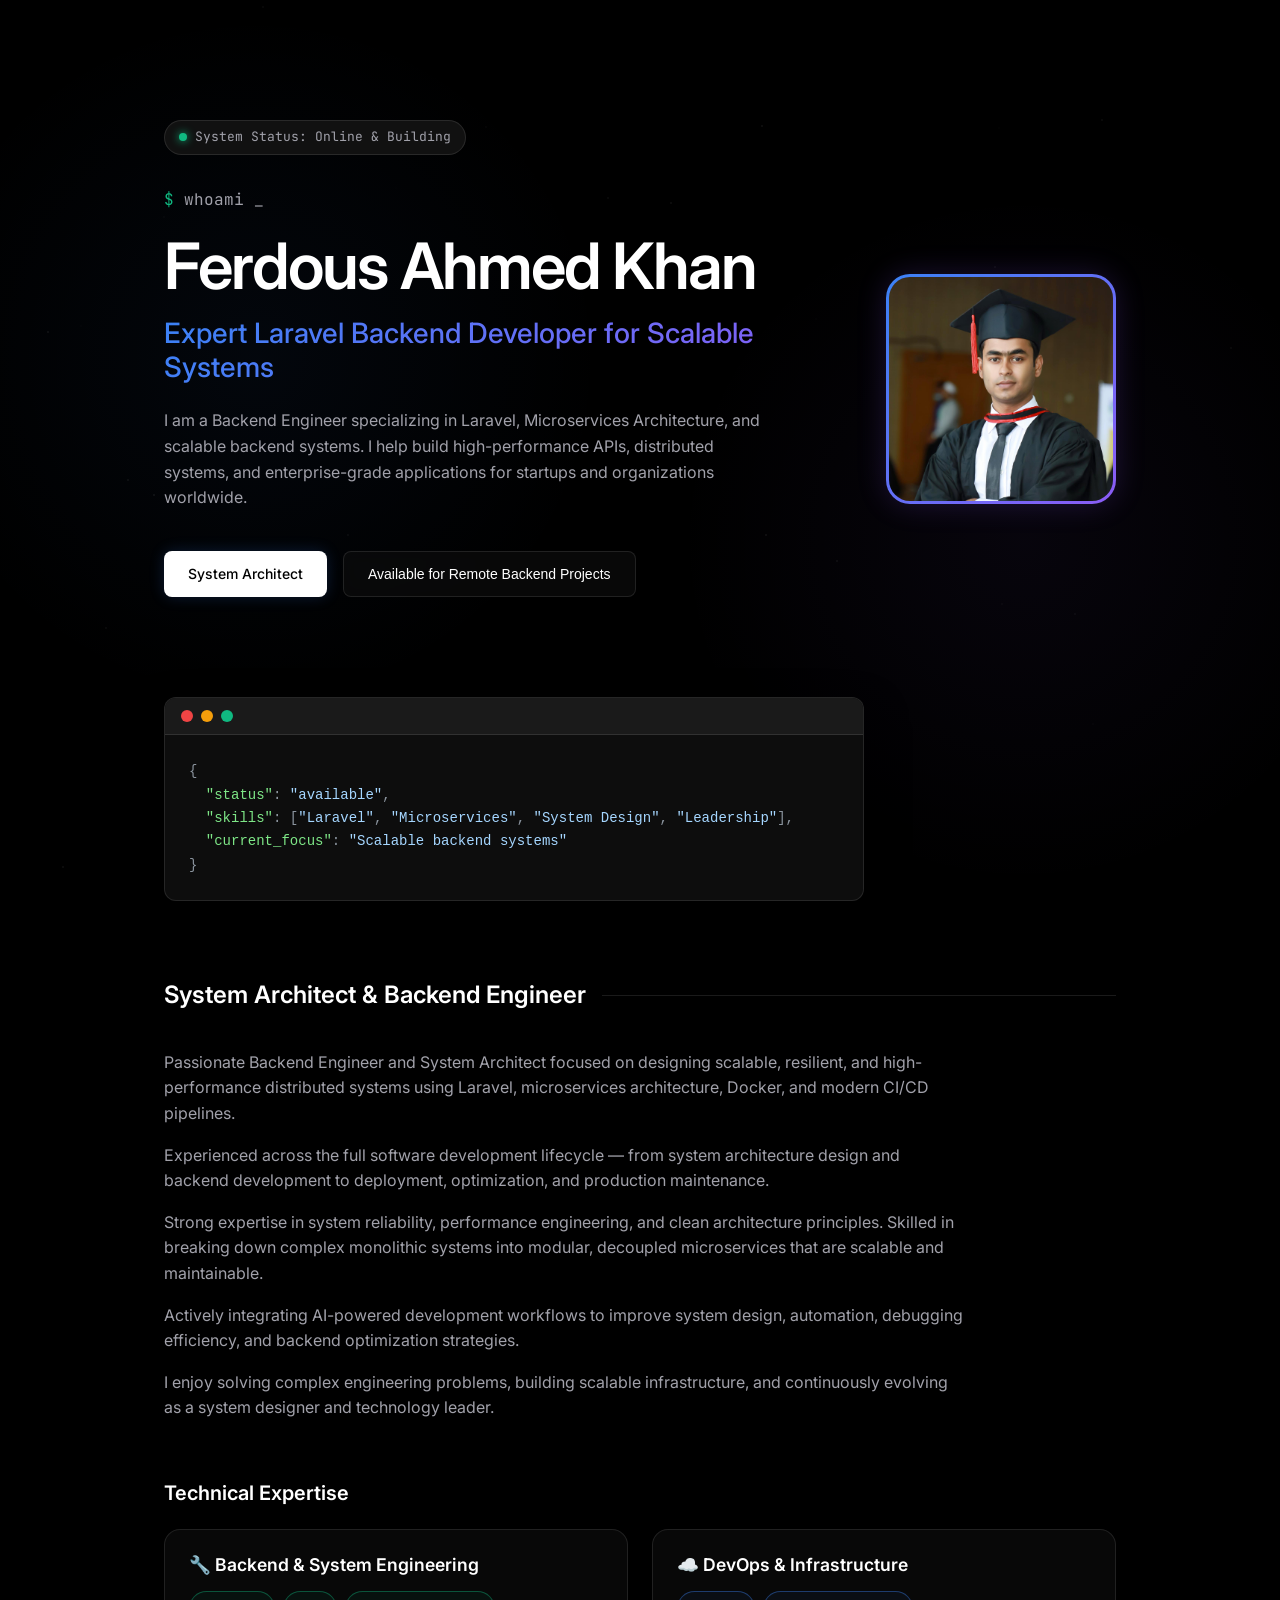
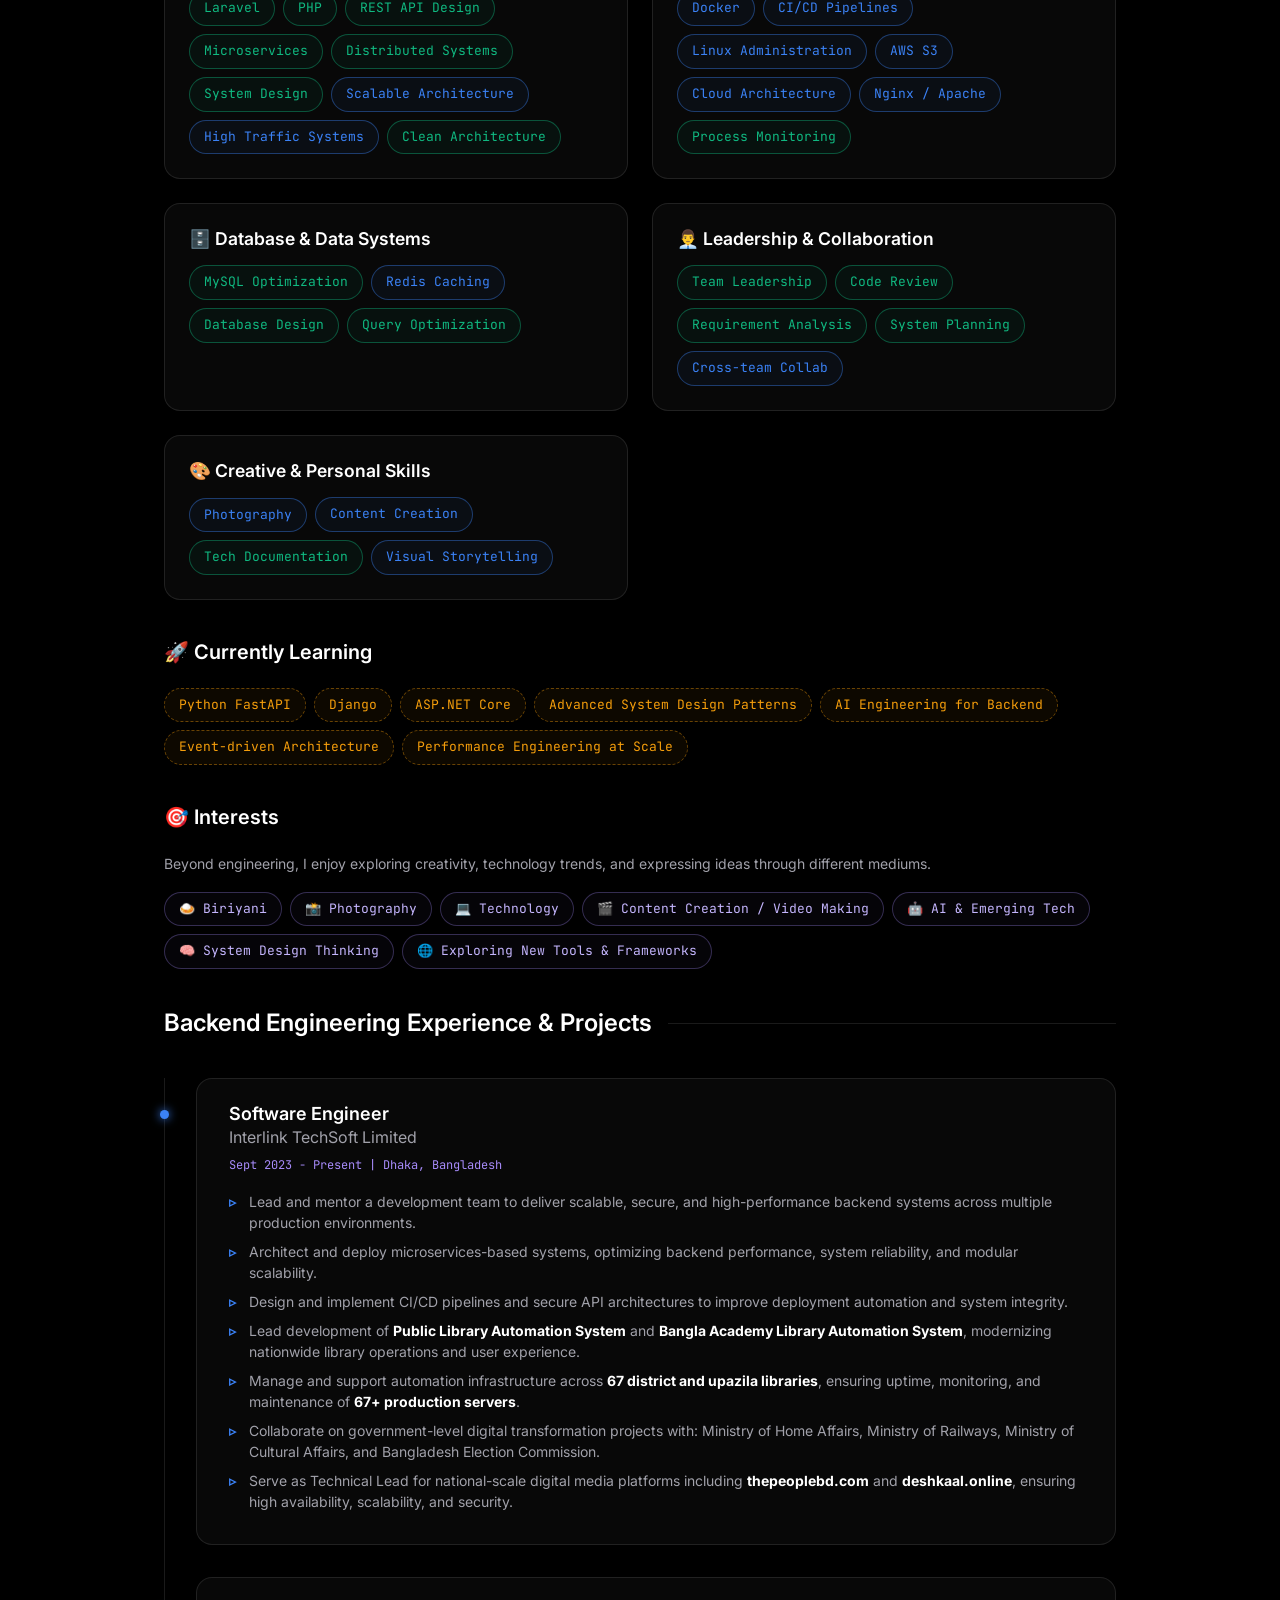
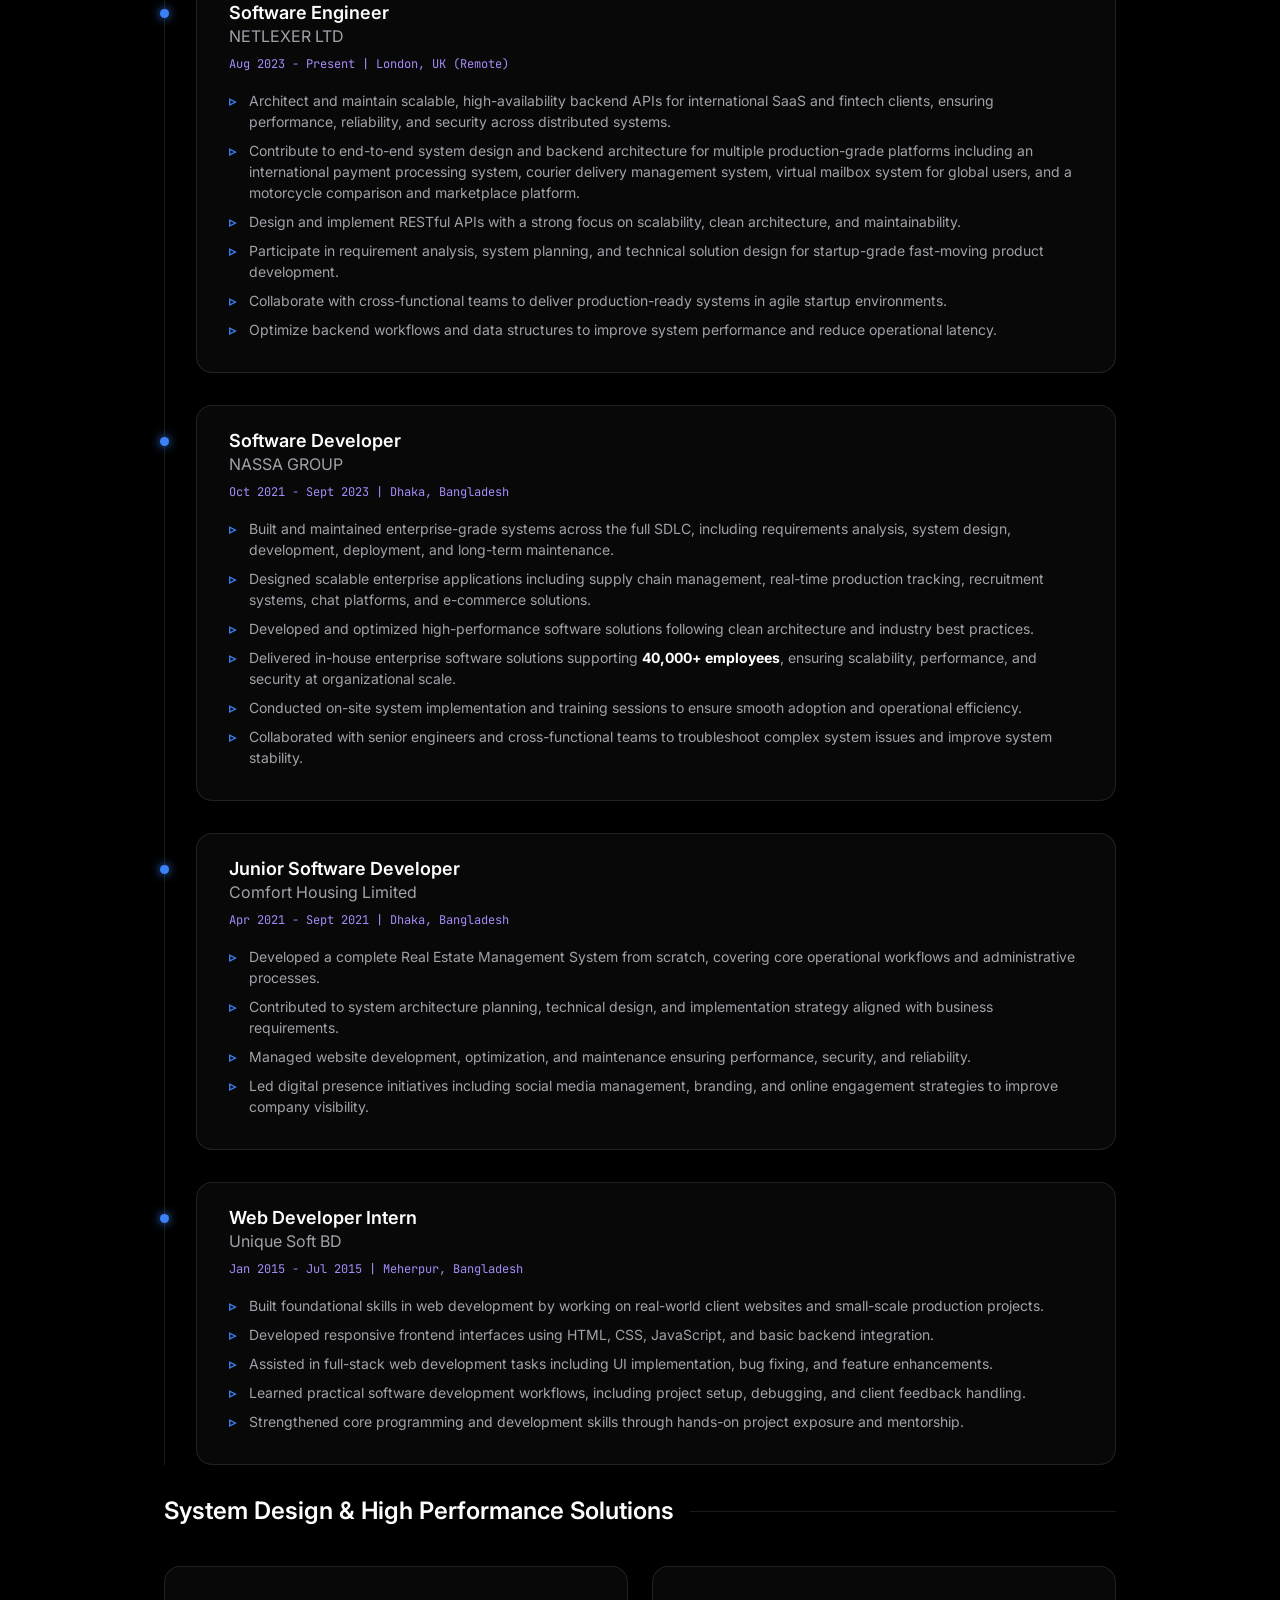
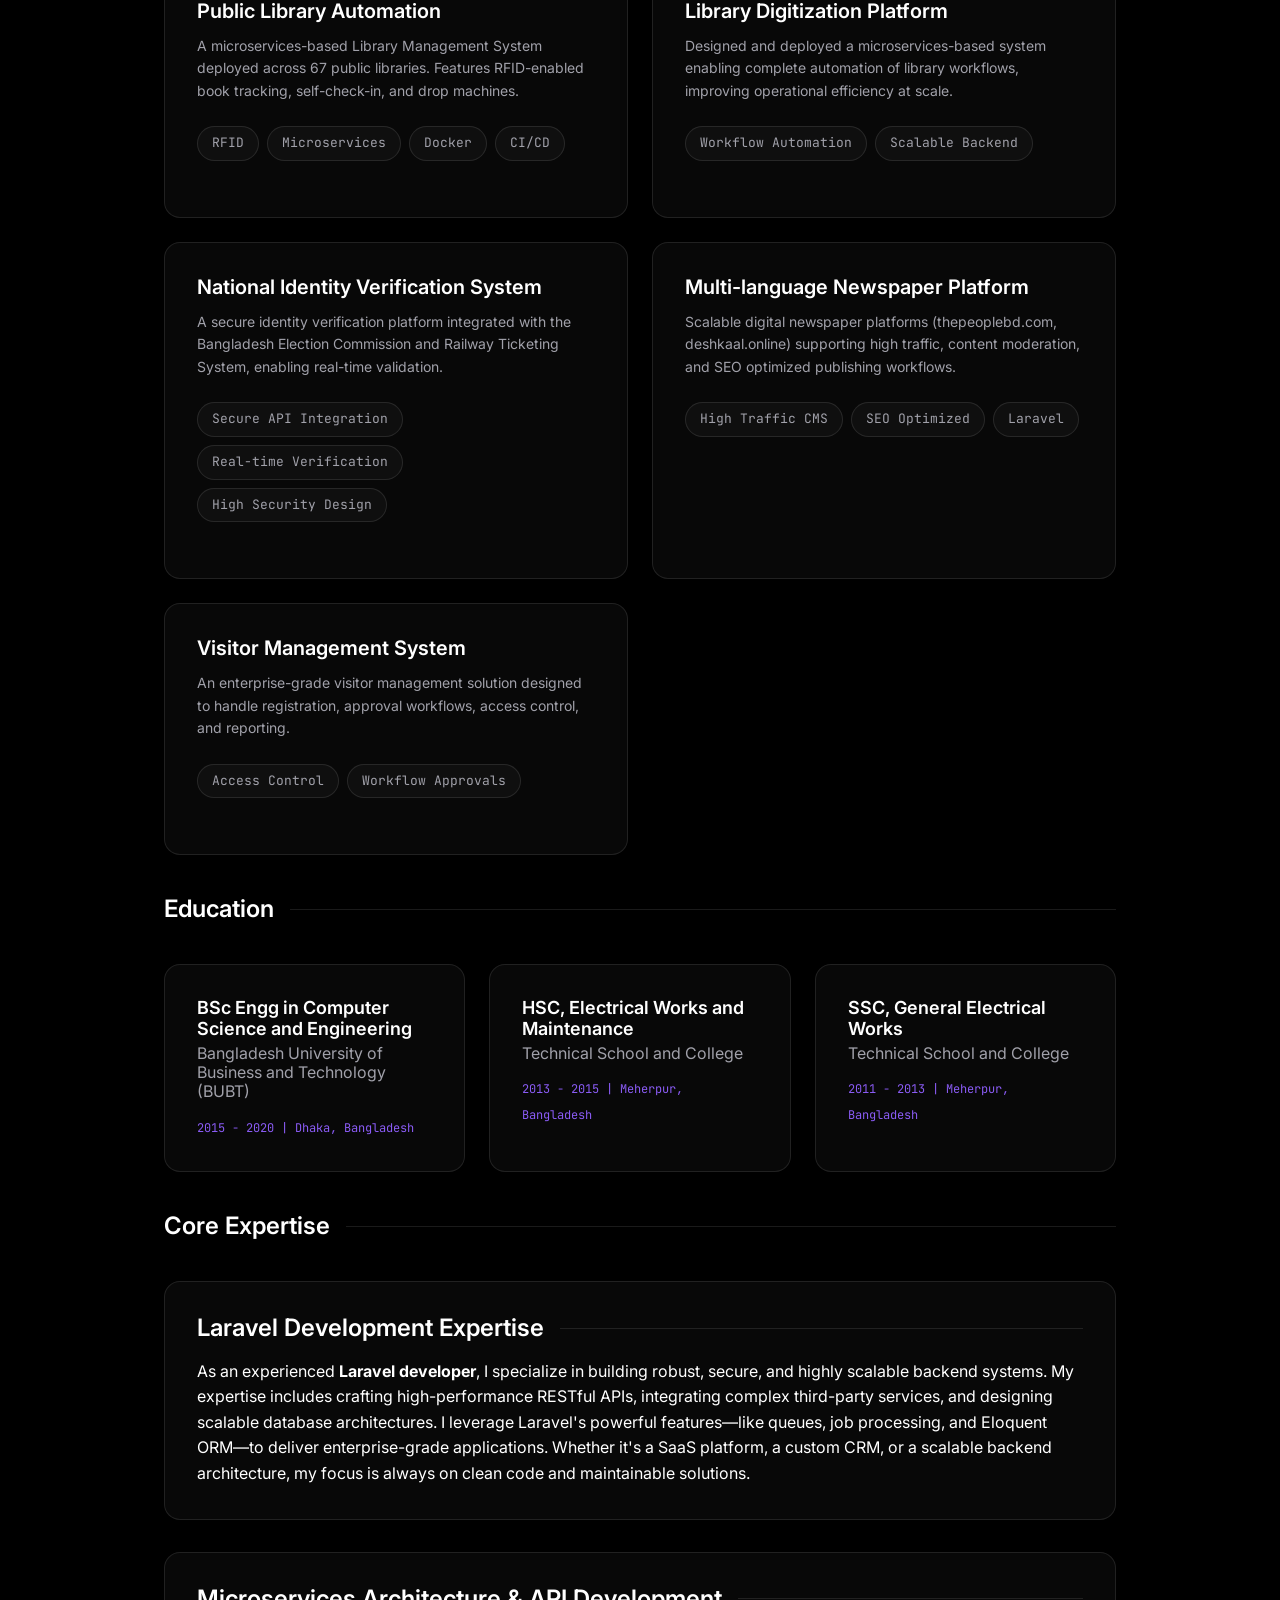
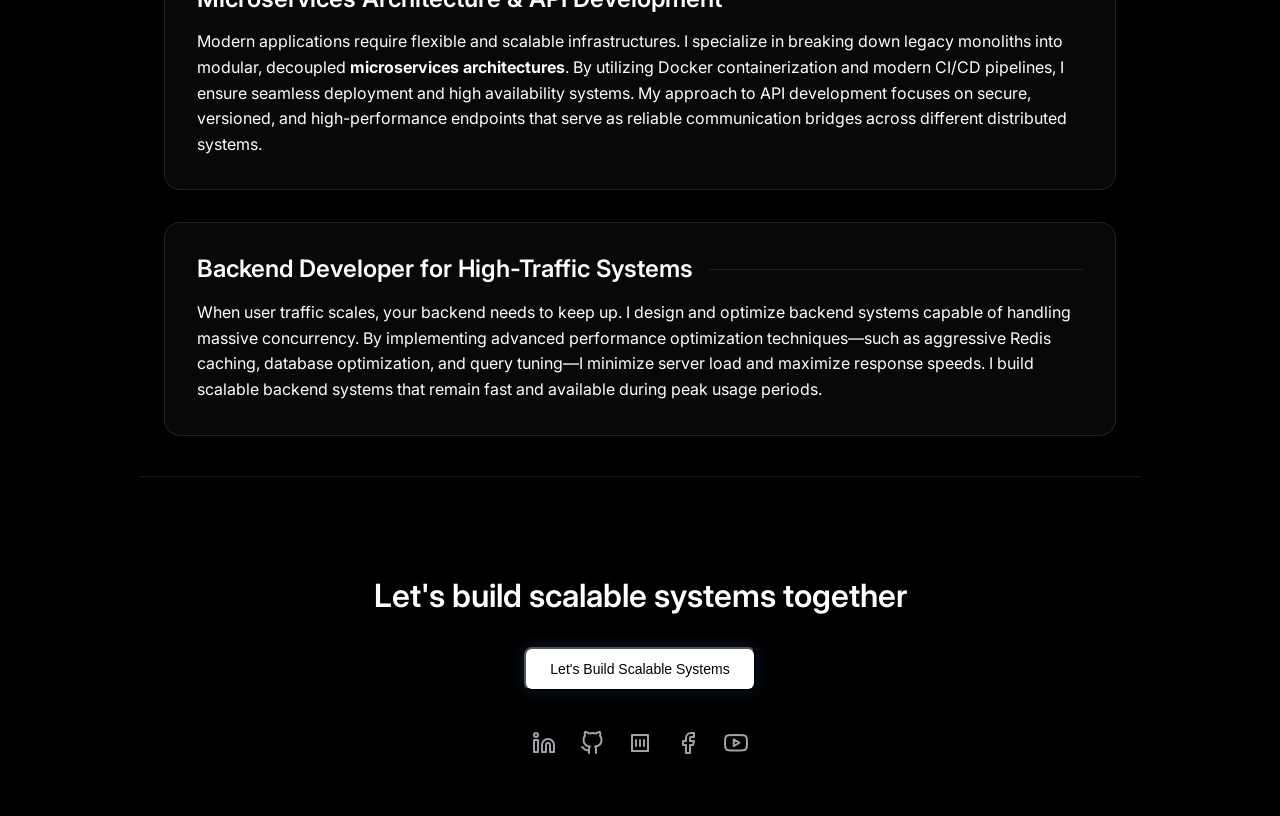
<file: index.html>
<!DOCTYPE html>
<html lang="en">

<head>
  <meta charset="UTF-8">
  <meta name="viewport" content="width=device-width, initial-scale=1.0">
  <!-- SEO Meta Tags -->
  <title>Ferdous Ahmed Khan | Backend Engineer & Laravel Developer</title>
  <meta name="description"
    content="Expert Laravel Developer & Backend Engineer specializing in Microservices, API Development, and Scalable Backend Systems. Available for remote backend projects.">
  <meta name="keywords"
    content="Laravel Developer, Backend Engineer, Microservices Developer, PHP Backend Developer, System Design Engineer, Remote Laravel Developer, API Developer Laravel, Backend Developer for Scalable Systems">
  <meta name="author" content="Ferdous Ahmed Khan">

  <!-- Open Graph / Facebook -->
  <meta property="og:type" content="website">
  <meta property="og:title" content="Ferdous Ahmed Khan — Backend Engineer & Laravel Developer">
  <meta property="og:description"
    content="Expert Laravel Developer & Backend Engineer specializing in Microservices, API Development, and Scalable Backend Systems.">
  <meta property="og:image" content="https://ferdous-ahmed-khan.github.io/images/ferdous-ahmed-khan.jpg">

  <!-- Twitter -->
  <meta name="twitter:card" content="summary_large_image">
  <meta name="twitter:title" content="Ferdous Ahmed Khan — Backend Engineer & Laravel Developer">
  <meta name="twitter:description"
    content="Expert Laravel Developer & Backend Engineer specializing in Microservices, API Development, and Scalable Backend Systems.">
  <meta name="twitter:image" content="https://ferdous-ahmed-khan.github.io/images/ferdous-ahmed-khan.jpg">

  <!-- Fonts & Styles -->
  <link rel="preconnect" href="https://fonts.googleapis.com">
  <link rel="preconnect" href="https://fonts.gstatic.com" crossorigin>
  <link
    href="https://fonts.googleapis.com/css2?family=Inter:wght@300;400;500;600;700&family=JetBrains+Mono:wght@400;500&display=swap"
    rel="stylesheet">
  <link rel="stylesheet" href="css/main.css">

  <!-- Structured Data (JSON-LD) -->
  <script type="application/ld+json">
  {
    "@context": "https://schema.org",
    "@type": "Person",
    "name": "Ferdous Ahmed Khan",
    "jobTitle": "Backend Engineer",
    "description": "Backend Engineer specializing in Laravel, Microservices, System Design, and scalable backend architecture.",
    "url": "https://ferdous-ahmed-khan.github.io",
    "image": "https://ferdous-ahmed-khan.github.io/images/ferdous-ahmed-khan.jpg",
    "email": "ferdousahmed.k@gmail.com",
    "homeLocation": {
      "@type": "Place",
      "name": "Dhaka, Bangladesh"
    },
    "sameAs": [
      "https://github.com/ferdous-ahmed-khan",
      "https://linkedin.com/in/ferdousahmedkhan/",
      "https://medium.com/@ferdous-ahmed-khan",
      "https://www.youtube.com/@FerdousAhmedKhan",
      "https://www.facebook.com/ferdous.ahmmed.khan"
    ],
    "worksFor": [
      {
        "@type": "Organization",
        "name": "Interlink TechSoft Limited"
      },
      {
        "@type": "Organization",
        "name": "NETLEXER LTD"
      }
    ],
    "alumniOf": [
      {
        "@type": "CollegeOrUniversity",
        "name": "Bangladesh University of Business and Technology (BUBT)"
      }
    ],
    "knowsAbout": [
      "Backend Engineering",
      "Laravel",
      "Microservices",
      "System Architecture",
      "Docker",
      "PHP"
    ]
  }
  </script>
</head>

<body>

  <!-- Theme Toggle -->
  <button class="theme-toggle" onclick="toggleTheme()" aria-label="Toggle Theme">
    <svg class="moon-icon" xmlns="http://www.w3.org/2000/svg" width="20" height="20" viewBox="0 0 24 24" fill="none"
      stroke="currentColor" stroke-width="2" stroke-linecap="round" stroke-linejoin="round">
      <path d="M21 12.79A9 9 0 1 1 11.21 3 7 7 0 0 0 21 12.79z"></path>
    </svg>
    <svg class="sun-icon" xmlns="http://www.w3.org/2000/svg" width="20" height="20" viewBox="0 0 24 24" fill="none"
      stroke="currentColor" stroke-width="2" stroke-linecap="round" stroke-linejoin="round">
      <circle cx="12" cy="12" r="5"></circle>
      <line x1="12" y1="1" x2="12" y2="3"></line>
      <line x1="12" y1="21" x2="12" y2="23"></line>
      <line x1="4.22" y1="4.22" x2="5.64" y2="5.64"></line>
      <line x1="18.36" y1="18.36" x2="19.78" y2="19.78"></line>
      <line x1="1" y1="12" x2="3" y2="12"></line>
      <line x1="21" y1="12" x2="23" y2="12"></line>
      <line x1="4.22" y1="19.78" x2="5.64" y2="18.36"></line>
      <line x1="18.36" y1="5.64" x2="19.78" y2="4.22"></line>
    </svg>
  </button>

  <!-- Background Nodes Animation -->
  <div class="bg-nodes" id="bg-nodes"></div>

  <main>
    <!-- Hero Section -->
    <header class="hero container">
      <div class="hero-split">
        <div class="hero-content">
          <div class="status-widget">
            <div class="status-dot"></div>
            System Status: Online & Building
          </div>

          <div class="terminal-text">
            <span>$</span> whoami <span class="cursor">_</span>
          </div>

          <h1>Ferdous Ahmed Khan</h1>
          <h2 class="gradient-text">Expert Laravel Backend Developer for Scalable Systems</h2>

          <p>I am a Backend Engineer specializing in Laravel, Microservices Architecture, and scalable backend systems.
            I help build high-performance APIs, distributed systems, and enterprise-grade applications for startups and
            organizations worldwide.</p>

          <div class="cta-group">
            <a href="#projects" class="btn primary">System Architect</a>
            <button onclick="openContactModal()" class="btn secondary">Available for Remote Backend Projects</button>
          </div>
        </div>

        <div class="hero-image-wrapper">
          <img src="images/ferdous-ahmed-khan.jpg" alt="Ferdous Ahmed Khan" class="profile-image">
        </div>
      </div>

      <div class="code-window">
        <div class="window-header">
          <span class="dot red"></span>
          <span class="dot yellow"></span>
          <span class="dot green"></span>
        </div>
        <pre><code><span class="punctuation">{</span>
  <span class="key">"status"</span><span class="punctuation">:</span> <span class="string">"available"</span><span class="punctuation">,</span>
  <span class="key">"skills"</span><span class="punctuation">:</span> <span class="punctuation">[</span><span class="string">"Laravel"</span><span class="punctuation">,</span> <span class="string">"Microservices"</span><span class="punctuation">,</span> <span class="string">"System Design"</span><span class="punctuation">,</span> <span class="string">"Leadership"</span><span class="punctuation">]</span><span class="punctuation">,</span>
  <span class="key">"current_focus"</span><span class="punctuation">:</span> <span class="string">"Scalable backend systems"</span>
<span class="punctuation">}</span></code></pre>
      </div>
    </header>

    <!-- About Section -->
    <section id="about" class="container">
      <h2 class="section-title">System Architect & Backend Engineer</h2>

      <div class="bio-full">
        <p>Passionate Backend Engineer and System Architect focused on designing scalable, resilient, and
          high-performance distributed systems using Laravel, microservices architecture, Docker, and modern CI/CD
          pipelines.</p>
        <p>Experienced across the full software development lifecycle — from system architecture design and backend
          development to deployment, optimization, and production maintenance.</p>
        <p>Strong expertise in system reliability, performance engineering, and clean architecture principles. Skilled
          in breaking down complex monolithic systems into modular, decoupled microservices that are scalable and
          maintainable.</p>
        <p>Actively integrating AI-powered development workflows to improve system design, automation, debugging
          efficiency, and backend optimization strategies.</p>
        <p>I enjoy solving complex engineering problems, building scalable infrastructure, and continuously evolving as
          a system designer and technology leader.</p>
      </div>

      <h3 class="subsection-title">Technical Expertise</h3>
      <div class="skills-grid">



        <div class="skill-category glass-card">
          <h4>🔧 Backend & System Engineering</h4>
          <div class="tags">
            <span class="badge expert">Laravel</span>
            <span class="badge expert">PHP</span>
            <span class="badge expert">REST API Design</span>
            <span class="badge expert">Microservices</span>
            <span class="badge expert">Distributed Systems</span>
            <span class="badge expert">System Design</span>
            <span class="badge advanced">Scalable Architecture</span>
            <span class="badge advanced">High Traffic Systems</span>
            <span class="badge expert">Clean Architecture</span>
          </div>
        </div>

        <div class="skill-category glass-card">
          <h4>☁️ DevOps & Infrastructure</h4>
          <div class="tags">
            <span class="badge advanced">Docker</span>
            <span class="badge advanced">CI/CD Pipelines</span>
            <span class="badge advanced">Linux Administration</span>
            <span class="badge advanced">AWS S3</span>
            <span class="badge advanced">Cloud Architecture</span>
            <span class="badge advanced">Nginx / Apache</span>
            <span class="badge expert">Process Monitoring</span>
          </div>
        </div>

        <div class="skill-category glass-card">
          <h4>🗄️ Database & Data Systems</h4>
          <div class="tags">
            <span class="badge expert">MySQL Optimization</span>
            <span class="badge advanced">Redis Caching</span>
            <span class="badge expert">Database Design</span>
            <span class="badge expert">Query Optimization</span>
          </div>
        </div>

        <div class="skill-category glass-card">
          <h4>👨‍💼 Leadership & Collaboration</h4>
          <div class="tags">
            <span class="badge expert">Team Leadership</span>
            <span class="badge expert">Code Review</span>
            <span class="badge expert">Requirement Analysis</span>
            <span class="badge expert">System Planning</span>
            <span class="badge advanced">Cross-team Collab</span>
          </div>
        </div>

        <div class="skill-category glass-card">
          <h4>🎨 Creative & Personal Skills</h4>
          <div class="tags">
            <span class="badge advanced">Photography</span>
            <span class="badge advanced">Content Creation</span>
            <span class="badge expert">Tech Documentation</span>
            <span class="badge advanced">Visual Storytelling</span>
          </div>
        </div>

      </div>

      <h3 class="subsection-title">🚀 Currently Learning</h3>
      <div class="tags learning-tags">
        <span class="badge learning">Python FastAPI</span>
        <span class="badge learning">Django</span>
        <span class="badge learning">ASP.NET Core</span>
        <span class="badge learning">Advanced System Design Patterns</span>
        <span class="badge learning">AI Engineering for Backend</span>
        <span class="badge learning">Event-driven Architecture</span>
        <span class="badge learning">Performance Engineering at Scale</span>
      </div>

      <h3 class="subsection-title">🎯 Interests</h3>
      <p style="color: var(--text-secondary); margin-bottom: 16px; font-size: 14px;">
        Beyond engineering, I enjoy exploring creativity, technology trends, and expressing ideas through different
        mediums.
      </p>
      <div class="tags interests-tags">
        <span class="badge interest">🍛 Biriyani</span>
        <span class="badge interest">📸 Photography</span>
        <span class="badge interest">💻 Technology</span>
        <span class="badge interest">🎬 Content Creation / Video Making</span>
        <span class="badge interest">🤖 AI & Emerging Tech</span>
        <span class="badge interest">🧠 System Design Thinking</span>
        <span class="badge interest">🌐 Exploring New Tools & Frameworks</span>
      </div>
    </section>


    <!-- Experience Section -->
    <section id="experience" class="container">
      <h2 class="section-title">Backend Engineering Experience & Projects</h2>
      <div class="timeline">

        <div class="timeline-item">
          <div class="timeline-dot"></div>
          <div class="timeline-content glass-card">
            <h3>Software Engineer</h3>
            <h4>Interlink TechSoft Limited</h4>
            <span class="date">Sept 2023 - Present | Dhaka, Bangladesh</span>
            <ul>
              <li>Lead and mentor a development team to deliver scalable, secure, and high-performance backend systems
                across multiple production environments.</li>
              <li>Architect and deploy microservices-based systems, optimizing backend performance, system reliability,
                and modular scalability.</li>
              <li>Design and implement CI/CD pipelines and secure API architectures to improve deployment automation and
                system integrity.</li>
              <li>Lead development of <strong>Public Library Automation System</strong> and <strong>Bangla Academy
                  Library Automation System</strong>, modernizing nationwide library operations and user experience.
              </li>
              <li>Manage and support automation infrastructure across <strong>67 district and upazila
                  libraries</strong>, ensuring uptime, monitoring, and maintenance of <strong>67+ production
                  servers</strong>.</li>
              <li>Collaborate on government-level digital transformation projects with: Ministry of Home Affairs,
                Ministry of Railways, Ministry of Cultural Affairs, and Bangladesh Election Commission.</li>
              <li>Serve as Technical Lead for national-scale digital media platforms including
                <strong>thepeoplebd.com</strong> and <strong>deshkaal.online</strong>, ensuring high availability,
                scalability, and security.
              </li>
            </ul>
          </div>
        </div>

        <div class="timeline-item">
          <div class="timeline-dot"></div>
          <div class="timeline-content glass-card">
            <h3>Software Engineer</h3>
            <h4>NETLEXER LTD</h4>
            <span class="date">Aug 2023 - Present | London, UK (Remote)</span>
            <ul>
              <li>Architect and maintain scalable, high-availability backend APIs for international SaaS and fintech
                clients, ensuring performance, reliability, and security across distributed systems.</li>
              <li>Contribute to end-to-end system design and backend architecture for multiple production-grade
                platforms including an international payment processing system, courier delivery management system,
                virtual mailbox system for global users, and a motorcycle comparison and marketplace platform.</li>
              <li>Design and implement RESTful APIs with a strong focus on scalability, clean architecture, and
                maintainability.</li>
              <li>Participate in requirement analysis, system planning, and technical solution design for startup-grade
                fast-moving product development.</li>
              <li>Collaborate with cross-functional teams to deliver production-ready systems in agile startup
                environments.</li>
              <li>Optimize backend workflows and data structures to improve system performance and reduce operational
                latency.</li>
            </ul>
          </div>
        </div>

        <div class="timeline-item">
          <div class="timeline-dot"></div>
          <div class="timeline-content glass-card">
            <h3>Software Developer</h3>
            <h4>NASSA GROUP</h4>
            <span class="date">Oct 2021 - Sept 2023 | Dhaka, Bangladesh</span>
            <ul>
              <li>Built and maintained enterprise-grade systems across the full SDLC, including requirements analysis,
                system design, development, deployment, and long-term maintenance.</li>
              <li>Designed scalable enterprise applications including supply chain management, real-time production
                tracking, recruitment systems, chat platforms, and e-commerce solutions.</li>
              <li>Developed and optimized high-performance software solutions following clean architecture and industry
                best practices.</li>
              <li>Delivered in-house enterprise software solutions supporting <strong>40,000+ employees</strong>,
                ensuring scalability, performance, and security at organizational scale.</li>
              <li>Conducted on-site system implementation and training sessions to ensure smooth adoption and
                operational efficiency.</li>
              <li>Collaborated with senior engineers and cross-functional teams to troubleshoot complex system issues
                and improve system stability.</li>
            </ul>
          </div>
        </div>

        <div class="timeline-item">
          <div class="timeline-dot"></div>
          <div class="timeline-content glass-card">
            <h3>Junior Software Developer</h3>
            <h4>Comfort Housing Limited</h4>
            <span class="date">Apr 2021 - Sept 2021 | Dhaka, Bangladesh</span>
            <ul>
              <li>Developed a complete Real Estate Management System from scratch, covering core operational workflows
                and administrative processes.</li>
              <li>Contributed to system architecture planning, technical design, and implementation strategy aligned
                with business requirements.</li>
              <li>Managed website development, optimization, and maintenance ensuring performance, security, and
                reliability.</li>
              <li>Led digital presence initiatives including social media management, branding, and online engagement
                strategies to improve company visibility.</li>
            </ul>
          </div>
        </div>



        <div class="timeline-item">
          <div class="timeline-dot"></div>
          <div class="timeline-content glass-card">
            <h3>Web Developer Intern</h3>
            <h4>Unique Soft BD</h4>
            <span class="date">Jan 2015 - Jul 2015 | Meherpur, Bangladesh</span>
            <ul>
              <li>Built foundational skills in web development by working on real-world client websites and small-scale
                production projects.</li>
              <li>Developed responsive frontend interfaces using HTML, CSS, JavaScript, and basic backend integration.
              </li>
              <li>Assisted in full-stack web development tasks including UI implementation, bug fixing, and feature
                enhancements.</li>
              <li>Learned practical software development workflows, including project setup, debugging, and client
                feedback handling.</li>
              <li>Strengthened core programming and development skills through hands-on project exposure and mentorship.
              </li>
            </ul>
          </div>
        </div>

      </div>
    </section>


    <!-- Projects Section -->
    <section id="projects" class="container fade-in-section">
      <h2 class="section-title">System Design & High Performance Solutions</h2>
      <div class="projects-grid">

        <div class="project-card glass-card">
          <h3>Public Library Automation</h3>
          <p>A microservices-based Library Management System deployed across 67 public libraries. Features RFID-enabled
            book tracking, self-check-in, and drop machines.</p>
          <div class="tags">
            <span class="badge">RFID</span>
            <span class="badge">Microservices</span>
            <span class="badge">Docker</span>
            <span class="badge">CI/CD</span>
          </div>
        </div>

        <div class="project-card glass-card">
          <h3>Library Digitization Platform</h3>
          <p>Designed and deployed a microservices-based system enabling complete automation of library workflows,
            improving operational efficiency at scale.</p>
          <div class="tags">
            <span class="badge">Workflow Automation</span>
            <span class="badge">Scalable Backend</span>
          </div>
        </div>

        <div class="project-card glass-card">
          <h3>National Identity Verification System</h3>
          <p>A secure identity verification platform integrated with the Bangladesh Election Commission and Railway
            Ticketing System, enabling real-time validation.</p>
          <div class="tags">
            <span class="badge">Secure API Integration</span>
            <span class="badge">Real-time Verification</span>
            <span class="badge">High Security Design</span>
          </div>
        </div>

        <div class="project-card glass-card">
          <h3>Multi-language Newspaper Platform</h3>
          <p>Scalable digital newspaper platforms (thepeoplebd.com, deshkaal.online) supporting high traffic, content
            moderation, and SEO optimized publishing workflows.</p>
          <div class="tags">
            <span class="badge">High Traffic CMS</span>
            <span class="badge">SEO Optimized</span>
            <span class="badge">Laravel</span>
          </div>
        </div>

        <div class="project-card glass-card">
          <h3>Visitor Management System</h3>
          <p>An enterprise-grade visitor management solution designed to handle registration, approval workflows, access
            control, and reporting.</p>
          <div class="tags">
            <span class="badge">Access Control</span>
            <span class="badge">Workflow Approvals</span>
          </div>
        </div>

      </div>
    </section>

    <!-- Education Section -->
    <section id="education" class="container fade-in-section">
      <h2 class="section-title">Education</h2>
      <div class="edu-grid">
        <div class="edu-card glass-card">
          <h3>BSc Engg in Computer Science and Engineering</h3>
          <h4>Bangladesh University of Business and Technology (BUBT)</h4>
          <span>2015 - 2020 | Dhaka, Bangladesh</span>
        </div>
        <div class="edu-card glass-card">
          <h3>HSC, Electrical Works and Maintenance</h3>
          <h4>Technical School and College</h4>
          <span>2013 - 2015 | Meherpur, Bangladesh</span>
        </div>
        <div class="edu-card glass-card">
          <h3>SSC, General Electrical Works</h3>
          <h4>Technical School and College</h4>
          <span>2011 - 2013 | Meherpur, Bangladesh</span>
        </div>
      </div>
    </section>

    <!-- Dedicated SEO Expertise Sections -->
    <section id="expertise" class="container fade-in-section">
      <h2 class="section-title">Core Expertise</h2>
      <div class="seo-blocks">
        <div class="seo-block glass-card" style="margin-bottom: 2rem; padding: 2rem;">
          <h2 class="section-title" style="text-align: left; margin-bottom: 1rem;">Laravel Development Expertise</h2>
          <p>As an experienced <strong>Laravel developer</strong>, I specialize in building robust, secure, and highly
            scalable backend systems. My expertise includes crafting high-performance RESTful APIs, integrating complex
            third-party services, and designing scalable database architectures. I leverage Laravel's powerful
            features—like queues, job processing, and Eloquent ORM—to deliver enterprise-grade applications. Whether
            it's a SaaS platform, a custom CRM, or a scalable backend architecture, my focus is always on clean code and
            maintainable solutions.</p>
        </div>

        <div class="seo-block glass-card" style="margin-bottom: 2rem; padding: 2rem;">
          <h2 class="section-title" style="text-align: left; margin-bottom: 1rem;">Microservices Architecture & API
            Development</h2>
          <p>Modern applications require flexible and scalable infrastructures. I specialize in breaking down legacy
            monoliths into modular, decoupled <strong>microservices architectures</strong>. By utilizing Docker
            containerization and modern CI/CD pipelines, I ensure seamless deployment and high availability systems. My
            approach to API development focuses on secure, versioned, and high-performance endpoints that serve as
            reliable communication bridges across different distributed systems.</p>
        </div>

        <div class="seo-block glass-card" style="margin-bottom: 2rem; padding: 2rem;">
          <h2 class="section-title" style="text-align: left; margin-bottom: 1rem;">Backend Developer for High-Traffic
            Systems</h2>
          <p>When user traffic scales, your backend needs to keep up. I design and optimize backend systems capable of
            handling massive concurrency. By implementing advanced performance optimization techniques—such as
            aggressive Redis caching, database optimization, and query tuning—I minimize server load and maximize
            response speeds. I build scalable backend systems that remain fast and available during peak usage periods.
          </p>
        </div>
      </div>
    </section>

    <!-- Contact Section -->
    <footer id="contact" class="footer container fade-in-section">
      <h2>Let's build scalable systems together</h2>
      <button onclick="openContactModal()" class="btn primary">Let's Build Scalable Systems</button>

      <div class="social-links">
        <a href="https://www.linkedin.com/in/ferdousahmedkhan/" target="_blank" aria-label="LinkedIn">
          <svg width="24" height="24" viewBox="0 0 24 24" fill="none" stroke="currentColor" stroke-width="2"
            stroke-linecap="round" stroke-linejoin="round">
            <path d="M16 8a6 6 0 0 1 6 6v7h-4v-7a2 2 0 0 0-2-2 2 2 0 0 0-2 2v7h-4v-7a6 6 0 0 1 6-6z"></path>
            <rect x="2" y="9" width="4" height="12"></rect>
            <circle cx="4" cy="4" r="2"></circle>
          </svg>
        </a>
        <a href="https://github.com/ferdous-ahmed-khan" target="_blank" aria-label="GitHub">
          <svg width="24" height="24" viewBox="0 0 24 24" fill="none" stroke="currentColor" stroke-width="2"
            stroke-linecap="round" stroke-linejoin="round">
            <path
              d="M9 19c-5 1.5-5-2.5-7-3m14 6v-3.87a3.37 3.37 0 0 0-.94-2.61c3.14-.35 6.44-1.54 6.44-7A5.44 5.44 0 0 0 20 4.77 5.07 5.07 0 0 0 19.91 1S18.73.65 16 2.48a13.38 13.38 0 0 0-7 0C6.27.65 5.09 1 5.09 1A5.07 5.07 0 0 0 5 4.77a5.44 5.44 0 0 0-1.5 3.78c0 5.42 3.3 6.61 6.44 7A3.37 3.37 0 0 0 9 18.13V22">
            </path>
          </svg>
        </a>
        <a href="https://medium.com/@ferdous-ahmed-khan" target="_blank" aria-label="Medium">
          <svg width="24" height="24" viewBox="0 0 24 24" fill="none" stroke="currentColor" stroke-width="2"
            stroke-linecap="round" stroke-linejoin="round">
            <path d="M4 4h16v16H4z" />
            <path d="M8 9v6" />
            <path d="M16 9v6" />
            <path d="M12 9v6" />
          </svg>
        </a>
        <a href="https://www.facebook.com/ferdous.ahmmed.khan" target="_blank" aria-label="Facebook">
          <svg width="24" height="24" viewBox="0 0 24 24" fill="none" stroke="currentColor" stroke-width="2"
            stroke-linecap="round" stroke-linejoin="round">
            <path d="M18 2h-3a5 5 0 0 0-5 5v3H7v4h3v8h4v-8h3l1-4h-4V7a1 1 0 0 1 1-1h3z"></path>
          </svg>
        </a>
        <a href="https://www.youtube.com/@FerdousAhmedKhan" target="_blank" aria-label="YouTube">
          <svg width="24" height="24" viewBox="0 0 24 24" fill="none" stroke="currentColor" stroke-width="2"
            stroke-linecap="round" stroke-linejoin="round">
            <path
              d="M22.54 6.42a2.78 2.78 0 0 0-1.94-2C18.88 4 12 4 12 4s-6.88 0-8.6.46a2.78 2.78 0 0 0-1.94 2A29 29 0 0 0 1 11.75a29 29 0 0 0 .46 5.33 2.78 2.78 0 0 0 1.94 2c1.72.46 8.6.46 8.6.46s6.88 0 8.6-.46a2.78 2.78 0 0 0 1.94-2 29 29 0 0 0 .46-5.33 29 29 0 0 0-.46-5.33z">
            </path>
            <polygon points="9.75 15.02 15.5 11.75 9.75 8.48 9.75 15.02"></polygon>
          </svg>
        </a>
      </div>
    </footer>
  </main>

  <!-- Scroll to Top Button -->
  <button id="scrollTopBtn" onclick="scrollToTop()" aria-label="Scroll to top" class="scroll-top-btn">
    <svg xmlns="http://www.w3.org/2000/svg" width="24" height="24" viewBox="0 0 24 24" fill="none" stroke="currentColor"
      stroke-width="2" stroke-linecap="round" stroke-linejoin="round">
      <path d="M18 15l-6-6-6 6" />
    </svg>
  </button>

  <!-- Contact Modal -->
  <div id="contact-modal" class="modal-overlay">
    <div class="modal-content glass-card">
      <button class="modal-close" onclick="closeContactModal()">&times;</button>
      <h2>Let's connect</h2>
      <p>Reach out for collaborations, architecture discussions, or just a friendly chat.</p>

      <div class="contact-links">
        <div class="contact-item">
          <span>Email</span>
          <div class="email-box">
            <span id="email-text">ferdousahmed.k@gmail.com</span>
            <button onclick="copyEmail()">Copy</button>
          </div>
        </div>

        <div class="social-grid">
          <a href="https://www.linkedin.com/in/ferdousahmedkhan/" target="_blank" class="btn secondary">
            <svg width="18" height="18" viewBox="0 0 24 24" fill="none" stroke="currentColor" stroke-width="2"
              stroke-linecap="round" stroke-linejoin="round">
              <path d="M16 8a6 6 0 0 1 6 6v7h-4v-7a2 2 0 0 0-2-2 2 2 0 0 0-2 2v7h-4v-7a6 6 0 0 1 6-6z"></path>
              <rect x="2" y="9" width="4" height="12"></rect>
              <circle cx="4" cy="4" r="2"></circle>
            </svg>
            LinkedIn
          </a>
          <a href="https://github.com/ferdous-ahmed-khan" target="_blank" class="btn secondary">
            <svg width="18" height="18" viewBox="0 0 24 24" fill="none" stroke="currentColor" stroke-width="2"
              stroke-linecap="round" stroke-linejoin="round">
              <path
                d="M9 19c-5 1.5-5-2.5-7-3m14 6v-3.87a3.37 3.37 0 0 0-.94-2.61c3.14-.35 6.44-1.54 6.44-7A5.44 5.44 0 0 0 20 4.77 5.07 5.07 0 0 0 19.91 1S18.73.65 16 2.48a13.38 13.38 0 0 0-7 0C6.27.65 5.09 1 5.09 1A5.07 5.07 0 0 0 5 4.77a5.44 5.44 0 0 0-1.5 3.78c0 5.42 3.3 6.61 6.44 7A3.37 3.37 0 0 0 9 18.13V22">
              </path>
            </svg>
            GitHub
          </a>
          <a href="https://medium.com/@ferdous-ahmed-khan" target="_blank" class="btn secondary">
            <svg width="18" height="18" viewBox="0 0 24 24" fill="none" stroke="currentColor" stroke-width="2"
              stroke-linecap="round" stroke-linejoin="round">
              <path d="M4 4h16v16H4z" />
              <path d="M8 9v6" />
              <path d="M16 9v6" />
              <path d="M12 9v6" />
            </svg>
            Medium
          </a>
          <a href="https://www.facebook.com/ferdous.ahmmed.khan" target="_blank" class="btn secondary">
            <svg width="18" height="18" viewBox="0 0 24 24" fill="none" stroke="currentColor" stroke-width="2"
              stroke-linecap="round" stroke-linejoin="round">
              <path d="M18 2h-3a5 5 0 0 0-5 5v3H7v4h3v8h4v-8h3l1-4h-4V7a1 1 0 0 1 1-1h3z"></path>
            </svg>
            Facebook
          </a>
          <a href="https://www.youtube.com/@FerdousAhmedKhan" target="_blank" class="btn secondary">
            <svg width="18" height="18" viewBox="0 0 24 24" fill="none" stroke="currentColor" stroke-width="2"
              stroke-linecap="round" stroke-linejoin="round">
              <path
                d="M22.54 6.42a2.78 2.78 0 0 0-1.94-2C18.88 4 12 4 12 4s-6.88 0-8.6.46a2.78 2.78 0 0 0-1.94 2A29 29 0 0 0 1 11.75a29 29 0 0 0 .46 5.33 2.78 2.78 0 0 0 1.94 2c1.72.46 8.6.46 8.6.46s6.88 0 8.6-.46a2.78 2.78 0 0 0 1.94-2 29 29 0 0 0 .46-5.33 29 29 0 0 0-.46-5.33z">
              </path>
              <polygon points="9.75 15.02 15.5 11.75 9.75 8.48 9.75 15.02"></polygon>
            </svg>
            YouTube
          </a>
          <a href="mailto:ferdousahmed.k@gmail.com" class="btn primary">
            <svg width="18" height="18" viewBox="0 0 24 24" fill="none" stroke="currentColor" stroke-width="2"
              stroke-linecap="round" stroke-linejoin="round">
              <path d="M4 4h16c1.1 0 2 .9 2 2v12c0 1.1-.9 2-2 2H4c-1.1 0-2-.9-2-2V6c0-1.1.9-2 2-2z"></path>
              <polyline points="22,6 12,13 2,6"></polyline>
            </svg>
            Send Email
          </a>
        </div>
      </div>
    </div>
  </div>

  <script>
    // Simple script to generate background nodes
    const bg = document.getElementById('bg-nodes');
    for (let i = 0; i < 30; i++) {
      const node = document.createElement('div');
      node.classList.add('node');
      node.style.left = Math.random() * 100 + 'vw';
      node.style.top = Math.random() * 100 + 'vh';
      node.style.animationDelay = (Math.random() * 20) + 's';
      node.style.opacity = Math.random() * 0.5;
      bg.appendChild(node);
    }
    // Theme Toggle Logic
    const themeToggleBtn = document.querySelector('.theme-toggle');
    function toggleTheme() {
      document.body.classList.toggle('light-mode');
      const isLight = document.body.classList.contains('light-mode');
      localStorage.setItem('theme', isLight ? 'light' : 'dark');
    }

    // Set initial theme
    if (localStorage.getItem('theme') === 'light') {
      document.body.classList.add('light-mode');
    }

    // Modal Logic
    const modal = document.getElementById('contact-modal');
    function openContactModal() {
      modal.classList.add('active');
    }
    function closeContactModal() {
      modal.classList.remove('active');
    }
    modal.addEventListener('click', (e) => {
      if (e.target === modal) closeContactModal();
    });

    function copyEmail() {
      navigator.clipboard.writeText('ferdousahmed.k@gmail.com');
      const btn = document.querySelector('.email-box button');
      btn.innerText = 'Copied!';
      setTimeout(() => btn.innerText = 'Copy', 2000);
    }

    // Scroll Fade-in Observer
    const fadeSections = document.querySelectorAll('.fade-in-section');
    const observerOptions = {
      root: null,
      rootMargin: '0px',
      threshold: 0.15
    };

    const observer = new IntersectionObserver((entries, observer) => {
      entries.forEach(entry => {
        if (entry.isIntersecting) {
          entry.target.classList.add('is-visible');
          observer.unobserve(entry.target);
        }
      });
    }, observerOptions);

    fadeSections.forEach(section => {
      observer.observe(section);
    });
    // Animated Favicon System
    const faviconCanvas = document.createElement('canvas');
    faviconCanvas.width = 32;
    faviconCanvas.height = 32;
    const ctx = faviconCanvas.getContext('2d');

    // Check if a favicon link exists, if not create one
    let link = document.querySelector("link[rel~='icon']");
    if (!link) {
      link = document.createElement('link');
      link.rel = 'icon';
      document.head.appendChild(link);
    }

    const word = "FERDOUS";
    let frameIndex = 0;

    function updateFavicon() {
      // Clear canvas
      ctx.clearRect(0, 0, 32, 32);

      const isLight = document.body.classList.contains('light-mode');

      // Draw background
      ctx.fillStyle = isLight ? '#ffffff' : '#050505';
      ctx.beginPath();
      ctx.roundRect(0, 0, 32, 32, 8);
      ctx.fill();

      // Draw Letter
      ctx.fillStyle = isLight ? '#111827' : '#f3f4f6';
      ctx.font = 'bold 22px "Inter", sans-serif';
      ctx.textAlign = 'center';
      ctx.textBaseline = 'middle';
      ctx.fillText(word[frameIndex], 16, 17);

      // Set favicon
      link.href = faviconCanvas.toDataURL('image/png');

      frameIndex = (frameIndex + 1) % word.length;
      setTimeout(updateFavicon, 800); // Frame duration 800ms
    }

    // Start animation
    updateFavicon();
    // Scroll to Top Logic
    const scrollTopBtn = document.getElementById("scrollTopBtn");
    window.addEventListener("scroll", () => {
      if (window.scrollY > 300) {
        scrollTopBtn.classList.add("visible");
      } else {
        scrollTopBtn.classList.remove("visible");
      }
    });

    function scrollToTop() {
      window.scrollTo({ top: 0, behavior: 'smooth' });
    }
  </script>

  <!-- Google tag (gtag.js) -->
  <script async src="https://www.googletagmanager.com/gtag/js?id=G-M702L7XV79"></script>
  <script>
    window.dataLayer = window.dataLayer || [];
    function gtag() { dataLayer.push(arguments); }
    gtag('js', new Date());

    gtag('config', 'G-M702L7XV79');
  </script>
</body>

</html>
</file>
<file: css/main.css>
:root {
  --bg-color: #000000;
  --surface-color: #111111;
  --surface-border: rgba(255, 255, 255, 0.1);
  --text-primary: #ffffff;
  --text-secondary: #a1a1aa;
  --accent-color: #3b82f6;
  --gradient-1: linear-gradient(135deg, #3b82f6 0%, #8b5cf6 100%);
  --font-sans: 'Inter', -apple-system, BlinkMacSystemFont, "Segoe UI", Roboto, sans-serif;
  --font-mono: 'JetBrains Mono', monospace;
  --glass-bg: rgba(20, 20, 20, 0.4);
}

* {
  box-sizing: border-box;
  margin: 0;
  padding: 0;
}

html {
  scroll-behavior: smooth;
}

body {
  font-family: var(--font-sans);
  background-color: var(--bg-color);
  color: var(--text-primary);
  line-height: 1.6;
  overflow-x: hidden;
}

.fade-in-section {
  opacity: 0;
  transform: translateY(30px);
  transition: opacity 0.8s cubic-bezier(0.16, 1, 0.3, 1), transform 0.8s cubic-bezier(0.16, 1, 0.3, 1);
  will-change: opacity, transform;
}

.fade-in-section.is-visible {
  opacity: 1;
  transform: translateY(0);
}

/* Background animation */
.bg-nodes {
  position: fixed;
  top: 0;
  left: 0;
  width: 100vw;
  height: 100vh;
  z-index: -1;
  overflow: hidden;
  background: radial-gradient(circle at 20% 40%, rgba(59, 130, 246, 0.05), transparent 30%),
    radial-gradient(circle at 80% 60%, rgba(139, 92, 246, 0.05), transparent 30%);
}

.node {
  position: absolute;
  width: 2px;
  height: 2px;
  background: rgba(255, 255, 255, 0.15);
  border-radius: 50%;
  box-shadow: 0 0 10px rgba(255, 255, 255, 0.3);
  animation: float 20s infinite linear;
}

@keyframes float {
  0% {
    transform: translateY(0) translateX(0);
    opacity: 0;
  }

  10% {
    opacity: 1;
  }

  90% {
    opacity: 1;
  }

  100% {
    transform: translateY(-100vh) translateX(100px);
    opacity: 0;
  }
}

.container {
  max-width: 1000px;
  margin: 0 auto;
  padding: 0 24px;
}

/* Typography */
h1,
h2,
h3,
h4 {
  font-weight: 600;
  line-height: 1.2;
}

.gradient-text {
  background: var(--gradient-1);
  -webkit-background-clip: text;
  -webkit-text-fill-color: transparent;
}

/* Status Widget */
.status-widget {
  display: inline-flex;
  align-items: center;
  gap: 8px;
  padding: 6px 14px;
  background: var(--surface-color);
  border: 1px solid var(--surface-border);
  border-radius: 20px;
  font-size: 13px;
  font-family: var(--font-mono);
  margin-bottom: 32px;
  color: var(--text-secondary);
}

.status-dot {
  width: 8px;
  height: 8px;
  background-color: #10b981;
  border-radius: 50%;
  box-shadow: 0 0 8px #10b981;
  animation: pulse 2s infinite;
}

@keyframes pulse {
  0% {
    box-shadow: 0 0 0 0 rgba(16, 185, 129, 0.4);
  }

  70% {
    box-shadow: 0 0 0 6px rgba(16, 185, 129, 0);
  }

  100% {
    box-shadow: 0 0 0 0 rgba(16, 185, 129, 0);
  }
}

/* Hero Section */
.hero {
  padding: 120px 24px 80px;
  min-height: 90vh;
  display: flex;
  flex-direction: column;
  justify-content: center;
}

.hero-split {
  display: flex;
  align-items: center;
  justify-content: space-between;
  gap: 32px;
  margin-bottom: 40px;
}

.hero-content {
  flex: 1;
}

.hero-image-wrapper {
  flex-shrink: 0;
  position: relative;
  width: 230px; 
  height: 230px;
  border-radius: 24px;
  background: var(--gradient-1);
  padding: 3px;
  box-shadow: 0 0 30px rgba(139, 92, 246, 0.2);
  animation: floatProfile 6s ease-in-out infinite;
  transition: transform 0.4s cubic-bezier(0.16, 1, 0.3, 1), box-shadow 0.4s ease;
}

.hero-image-wrapper:hover {
  transform: translateY(-10px) scale(1.02);
  box-shadow: 0 0 50px rgba(139, 92, 246, 0.4);
  animation-play-state: paused;
}

.profile-image {
  width: 100%; 
  height: 100%;
  object-fit: cover;
  border-radius: 21px; /* Slightly less than wrapper to fit inside padding */
  display: block;
}

@keyframes floatProfile {
  0% { transform: translateY(0px); }
  50% { transform: translateY(-15px); }
  100% { transform: translateY(0px); }
}

.terminal-text {
  font-family: var(--font-mono);
  color: var(--text-secondary);
  font-size: 16px;
  margin-bottom: 16px;
}

.terminal-text span:first-child {
  color: #10b981;
}

.cursor {
  animation: blink 1s step-end infinite;
}

@keyframes blink {
  50% {
    opacity: 0;
  }
}

.hero h1 {
  font-size: clamp(2.5rem, 5vw, 4rem);
  letter-spacing: -0.03em;
  margin-bottom: 12px;
}

.hero h2 {
  font-size: clamp(1.25rem, 3vw, 1.75rem);
  margin-bottom: 24px;
  font-weight: 500;
}

.hero p {
  color: var(--text-secondary);
  font-size: 1rem;
  max-width: 600px;
  margin-bottom: 40px;
}

/* Buttons */
.cta-group {
  display: flex;
  gap: 16px;
  margin-bottom: 60px;
}

.btn {
  padding: 12px 24px;
  border-radius: 8px;
  font-size: 14px;
  font-weight: 500;
  text-decoration: none;
  transition: all 0.2s ease;
  cursor: pointer;
  display: inline-flex;
  align-items: center;
  justify-content: center;
}

.btn.primary {
  background: var(--text-primary);
  color: var(--bg-color);
  box-shadow: 0 0 15px rgba(59, 130, 246, 0.2);
}

.btn.primary:hover {
  background: #e5e7eb;
  transform: translateY(-2px) scale(1.02);
  box-shadow: 0 0 25px rgba(59, 130, 246, 0.4);
}

.btn.primary:active {
  transform: translateY(0) scale(0.95);
  box-shadow: 0 0 10px rgba(59, 130, 246, 0.6);
  transition: transform 0.1s ease, box-shadow 0.1s ease;
}

.btn.secondary {
  background: var(--glass-bg);
  color: var(--text-primary);
  border: 1px solid var(--surface-border);
  backdrop-filter: blur(10px);
}

.btn.secondary:hover {
  background: rgba(255, 255, 255, 0.1);
  transform: translateY(-2px) scale(1.02);
}

.btn.secondary:active {
  transform: translateY(0) scale(0.95);
  transition: transform 0.1s ease;
}

/* Code Window */
.code-window {
  background: #0d0d0d;
  border: 1px solid var(--surface-border);
  border-radius: 12px;
  overflow: hidden;
  box-shadow: 0 20px 40px rgba(0, 0, 0, 0.5);
  max-width: 700px;
}

.window-header {
  background: #1a1a1a;
  padding: 12px 16px;
  display: flex;
  gap: 8px;
  border-bottom: 1px solid var(--surface-border);
}

.window-header .dot {
  width: 12px;
  height: 12px;
  border-radius: 50%;
}

.dot.red {
  background: #ef4444;
}

.dot.yellow {
  background: #f59e0b;
}

.dot.green {
  background: #10b981;
}

.code-window pre {
  padding: 24px;
  margin: 0;
  font-family: var(--font-mono);
  font-size: 14px;
  color: #a78bfa;
  overflow-x: auto;
}

.code-window pre .string {
  color: #a5d6ff;
}

.code-window pre .key {
  color: #7ee787;
}

.code-window pre .punctuation {
  color: #8b949e;
}

/* Sections */
section {
  padding: 120px 24px 60px;
}

.section-title {
  font-size: 1.5rem;
  margin-bottom: 40px;
  color: var(--text-primary);
  display: flex;
  align-items: center;
  gap: 16px;
}

.section-title::after {
  content: '';
  height: 1px;
  flex: 1;
  background: var(--surface-border);
}

/* Glass Card */
.glass-card {
  background: var(--glass-bg);
  border: 1px solid var(--surface-border);
  border-radius: 16px;
  padding: 32px;
  backdrop-filter: blur(12px);
  -webkit-backdrop-filter: blur(12px);
  transition: transform 0.3s ease, border-color 0.3s ease, box-shadow 0.3s ease;
}

.glass-card:hover {
  transform: translateY(-4px);
  border-color: rgba(255, 255, 255, 0.2);
  box-shadow: 0 10px 30px rgba(0, 0, 0, 0.5);
}

/* About / Skills Grid */
.bio-full {
  max-width: 800px;
  margin-bottom: 60px;
}

.bio-full p {
  color: var(--text-secondary);
  margin-bottom: 16px;
  font-size: 1rem;
}

.subsection-title {
  font-size: 1.25rem;
  margin-bottom: 24px;
  margin-top: 40px;
  color: var(--text-primary);
  display: flex;
  align-items: center;
  gap: 12px;
}

.skills-grid {
  display: grid;
  grid-template-columns: repeat(auto-fit, minmax(320px, 1fr));
  gap: 24px;
}

.skill-category {
  padding: 24px;
}

.skill-category h4 {
  font-size: 1.1rem;
  margin-bottom: 16px;
  color: var(--text-primary);
}

.skill-category .tags,
.learning-tags,
.interests-tags {
  display: flex;
  flex-wrap: wrap;
  gap: 8px;
}

.ai-highlight {
  border-color: rgba(139, 92, 246, 0.4);
  box-shadow: 0 0 20px rgba(139, 92, 246, 0.1);
  background: linear-gradient(180deg, rgba(139, 92, 246, 0.05) 0%, rgba(20, 20, 20, 0.4) 100%);
}

.ai-highlight h4 {
  color: #a78bfa;
}

.badge {
  padding: 6px 14px;
  background: rgba(255, 255, 255, 0.03);
  border: 1px solid var(--surface-border);
  border-radius: 20px;
  font-size: 13px;
  color: var(--text-secondary);
  font-family: var(--font-mono);
  transition: all 0.2s ease;
}

.badge.expert {
  border-color: rgba(16, 185, 129, 0.4);
  color: #10b981;
  background: rgba(16, 185, 129, 0.05);
}

.badge.advanced {
  border-color: rgba(59, 130, 246, 0.4);
  color: #3b82f6;
  background: rgba(59, 130, 246, 0.05);
}

.badge.learning {
  border-color: rgba(245, 158, 11, 0.4);
  color: #f59e0b;
  background: rgba(245, 158, 11, 0.05);
  border-style: dashed;
}

.badge:hover {
  transform: translateY(-2px);
  box-shadow: 0 4px 10px rgba(0, 0, 0, 0.2);
}

.badge.interest {
  border-color: rgba(167, 139, 250, 0.3);
  color: #c4b5fd;
  background: rgba(167, 139, 250, 0.03);
}

.badge.interest:hover {
  transform: translateY(-2px) scale(1.03);
  box-shadow: 0 0 15px rgba(167, 139, 250, 0.2);
  border-color: rgba(167, 139, 250, 0.6);
  color: #ddd6fe;
}

/* Experience Timeline */
.timeline {
  position: relative;
  padding-left: 32px;
}

.timeline::before {
  content: '';
  position: absolute;
  left: 0;
  top: 0;
  bottom: 0;
  width: 1px;
  background: var(--surface-border);
}

.timeline-item {
  position: relative;
  margin-bottom: 32px;
}

.timeline-dot {
  position: absolute;
  left: -36px;
  top: 32px;
  width: 9px;
  height: 9px;
  border-radius: 50%;
  background: var(--accent-color);
  box-shadow: 0 0 10px var(--accent-color);
}

.timeline-item .glass-card {
  padding: 24px 32px;
}

.timeline-item h3 {
  font-size: 1.125rem;
  margin-bottom: 4px;
}

.timeline-item h4 {
  font-size: 1rem;
  color: var(--text-secondary);
  font-weight: 400;
  margin-bottom: 8px;
}

.timeline-item .date {
  font-family: var(--font-mono);
  font-size: 12px;
  color: #a78bfa;
  display: block;
  margin-bottom: 16px;
}

.timeline-item p {
  color: var(--text-secondary);
  font-size: 14px;
}

.timeline-item ul {
  list-style-type: none;
  padding-left: 0;
  margin-top: 12px;
}

.timeline-item li {
  position: relative;
  padding-left: 20px;
  color: var(--text-secondary);
  font-size: 14px;
  margin-bottom: 8px;
  line-height: 1.5;
}

.timeline-item li::before {
  content: "▹";
  position: absolute;
  left: 0;
  color: var(--accent-color);
  font-weight: bold;
}

.timeline-item li strong {
  color: var(--text-primary);
}

/* Projects */
.projects-grid {
  display: grid;
  grid-template-columns: repeat(auto-fit, minmax(320px, 1fr));
  gap: 24px;
}

.project-card h3 {
  font-size: 1.25rem;
  margin-bottom: 12px;
}

.project-card p {
  color: var(--text-secondary);
  font-size: 14px;
  margin-bottom: 24px;
}

.project-card .tags {
  display: flex;
  flex-wrap: wrap;
  gap: 8px;
  margin-bottom: 24px;
}

.project-card .btn-link {
  color: var(--text-primary);
  text-decoration: none;
  font-size: 14px;
  font-weight: 500;
  display: inline-flex;
  align-items: center;
  gap: 8px;
  transition: gap 0.2s ease, color 0.2s ease;
}

.project-card .btn-link:hover {
  gap: 12px;
  color: var(--accent-color);
}

/* Education */
#education, #experience, #expertise {
  margin-top: 40px;
}

.edu-grid {
  display: grid;
  grid-template-columns: repeat(auto-fit, minmax(280px, 1fr));
  gap: 24px;
}

.edu-card h3 {
  font-size: 1.125rem;
  margin-bottom: 4px;
}

.edu-card h4 {
  font-size: 1rem;
  color: var(--text-secondary);
  font-weight: 400;
  margin-bottom: 12px;
}

.edu-card span {
  font-family: var(--font-mono);
  font-size: 12px;
  color: #8b5cf6;
}

/* Contact / Footer */
.footer {
  padding: 100px 24px 60px;
  text-align: center;
  border-top: 1px solid var(--surface-border);
  margin-top: 40px;
}

.footer h2 {
  font-size: clamp(1.5rem, 3vw, 2rem);
  margin-bottom: 32px;
}

.footer .social-links {
  margin-top: 40px;
  display: flex;
  justify-content: center;
  gap: 24px;
}

.footer .social-links a {
  color: var(--text-secondary);
  text-decoration: none;
  font-family: var(--font-mono);
  font-size: 14px;
  transition: color 0.2s ease;
  text-transform: lowercase;
}

.footer .social-links a:hover {
  color: var(--text-primary);
}

/* Scroll to Top Button */
.scroll-top-btn {
  position: fixed;
  bottom: 24px;
  right: 24px;
  width: 48px;
  height: 48px;
  border-radius: 50%;
  background: var(--glass-bg);
  border: 1px solid var(--surface-border);
  color: var(--text-primary);
  display: flex;
  align-items: center;
  justify-content: center;
  cursor: pointer;
  box-shadow: 0 4px 12px rgba(0,0,0,0.2);
  backdrop-filter: blur(10px);
  opacity: 0;
  visibility: hidden;
  transform: translateY(20px);
  transition: all 0.3s cubic-bezier(0.16, 1, 0.3, 1);
  z-index: 1000;
}

.scroll-top-btn.visible {
  opacity: 1;
  visibility: visible;
  transform: translateY(0);
}

.scroll-top-btn:hover {
  background: var(--accent-color);
  color: #fff;
  transform: translateY(-4px);
  box-shadow: 0 6px 16px rgba(59, 130, 246, 0.4);
}

/* Mobile */
@media (max-width: 768px) {
  .hero-split {
    flex-direction: column-reverse;
    text-align: left;
    gap: 40px;
  }
  .hero-image-wrapper {
    width: 220px;
    height: 220px;
    margin: 0 auto;
  }

  .about-grid {
    grid-template-columns: 1fr;
  }

  .cta-group {
    flex-direction: column;
  }

  .btn {
    width: 100%;
  }

  .timeline::before {
    display: none;
  }

  .timeline {
    padding-left: 0;
  }

  .timeline-dot {
    display: none;
  }
}

/* --- Theme Toggle --- */
.theme-toggle {
  position: fixed;
  top: 24px;
  right: 24px;
  background: var(--surface-color);
  border: 1px solid var(--surface-border);
  color: var(--text-primary);
  width: 44px;
  height: 44px;
  border-radius: 50%;
  cursor: pointer;
  display: flex;
  align-items: center;
  justify-content: center;
  z-index: 1000;
  transition: all 0.3s ease;
  backdrop-filter: blur(10px);
}

.theme-toggle:hover {
  transform: scale(1.05);
  background: var(--glass-bg);
}

.sun-icon {
  display: none;
}

body.light-mode .sun-icon {
  display: block;
}

body.light-mode .moon-icon {
  display: none;
}

/* --- Light Mode Variables --- */
body.light-mode {
  --bg-color: #f9fafb;
  --surface-color: #ffffff;
  --surface-border: rgba(0, 0, 0, 0.1);
  --text-primary: #111827;
  --text-secondary: #4b5563;
  --glass-bg: rgba(255, 255, 255, 0.7);
}

body.light-mode .bg-nodes {
  background: radial-gradient(circle at 20% 40%, rgba(59, 130, 246, 0.08), transparent 30%),
    radial-gradient(circle at 80% 60%, rgba(139, 92, 246, 0.08), transparent 30%);
}

body.light-mode .node {
  background: rgba(0, 0, 0, 0.1);
  box-shadow: 0 0 10px rgba(0, 0, 0, 0.1);
}

body.light-mode .code-window {
  box-shadow: 0 20px 40px rgba(0, 0, 0, 0.1);
  border: 1px solid rgba(0, 0, 0, 0.1);
}

body.light-mode .timeline-item .date {
  color: #6d28d9;
}

body.light-mode .badge {
  background: rgba(0, 0, 0, 0.03);
  color: var(--text-secondary);
}

body.light-mode .glass-card:hover {
  box-shadow: 0 10px 30px rgba(0, 0, 0, 0.05);
  border-color: rgba(0, 0, 0, 0.15);
}

body.light-mode .btn.primary {
  background: var(--text-primary);
  color: #ffffff;
}

body.light-mode .btn.primary:hover {
  background: #1f2937;
}

/* --- Modal System --- */
.modal-overlay {
  position: fixed;
  top: 0;
  left: 0;
  width: 100vw;
  height: 100vh;
  background: rgba(0, 0, 0, 0.4);
  backdrop-filter: blur(8px);
  z-index: 2000;
  display: flex;
  align-items: center;
  justify-content: center;
  opacity: 0;
  pointer-events: none;
  transition: opacity 0.3s ease;
}

.modal-overlay.active {
  opacity: 1;
  pointer-events: all;
}

.modal-content {
  position: relative;
  width: 90%;
  max-width: 480px;
  transform: scale(0.95);
  transition: transform 0.3s ease;
  padding: 40px;
}

.modal-overlay.active .modal-content {
  transform: scale(1);
}

.modal-close {
  position: absolute;
  top: 20px;
  right: 20px;
  background: transparent;
  border: none;
  color: var(--text-secondary);
  font-size: 24px;
  cursor: pointer;
  transition: color 0.2s ease;
}

.modal-close:hover {
  color: var(--text-primary);
}

.modal-content h2 {
  margin-bottom: 8px;
}

.modal-content p {
  color: var(--text-secondary);
  margin-bottom: 32px;
  font-size: 15px;
}

.contact-links {
  display: flex;
  flex-direction: column;
  gap: 24px;
}

.contact-item span {
  font-size: 13px;
  color: var(--text-secondary);
  margin-bottom: 8px;
  display: block;
}

.email-box {
  display: flex;
  align-items: center;
  justify-content: space-between;
  background: var(--bg-color);
  border: 1px solid var(--surface-border);
  padding: 12px 16px;
  border-radius: 8px;
  font-family: var(--font-mono);
  font-size: 14px;
}

.email-box button {
  background: var(--surface-color);
  border: 1px solid var(--surface-border);
  color: var(--text-primary);
  padding: 6px 12px;
  border-radius: 6px;
  cursor: pointer;
  font-size: 12px;
  transition: all 0.2s ease;
}

.email-box button:hover {
  background: var(--text-primary);
  color: var(--bg-color);
}

.social-grid {
  display: grid;
  grid-template-columns: 1fr 1fr;
  gap: 12px;
}

.social-grid .btn.primary {
  grid-column: span 2;
}
</file>
